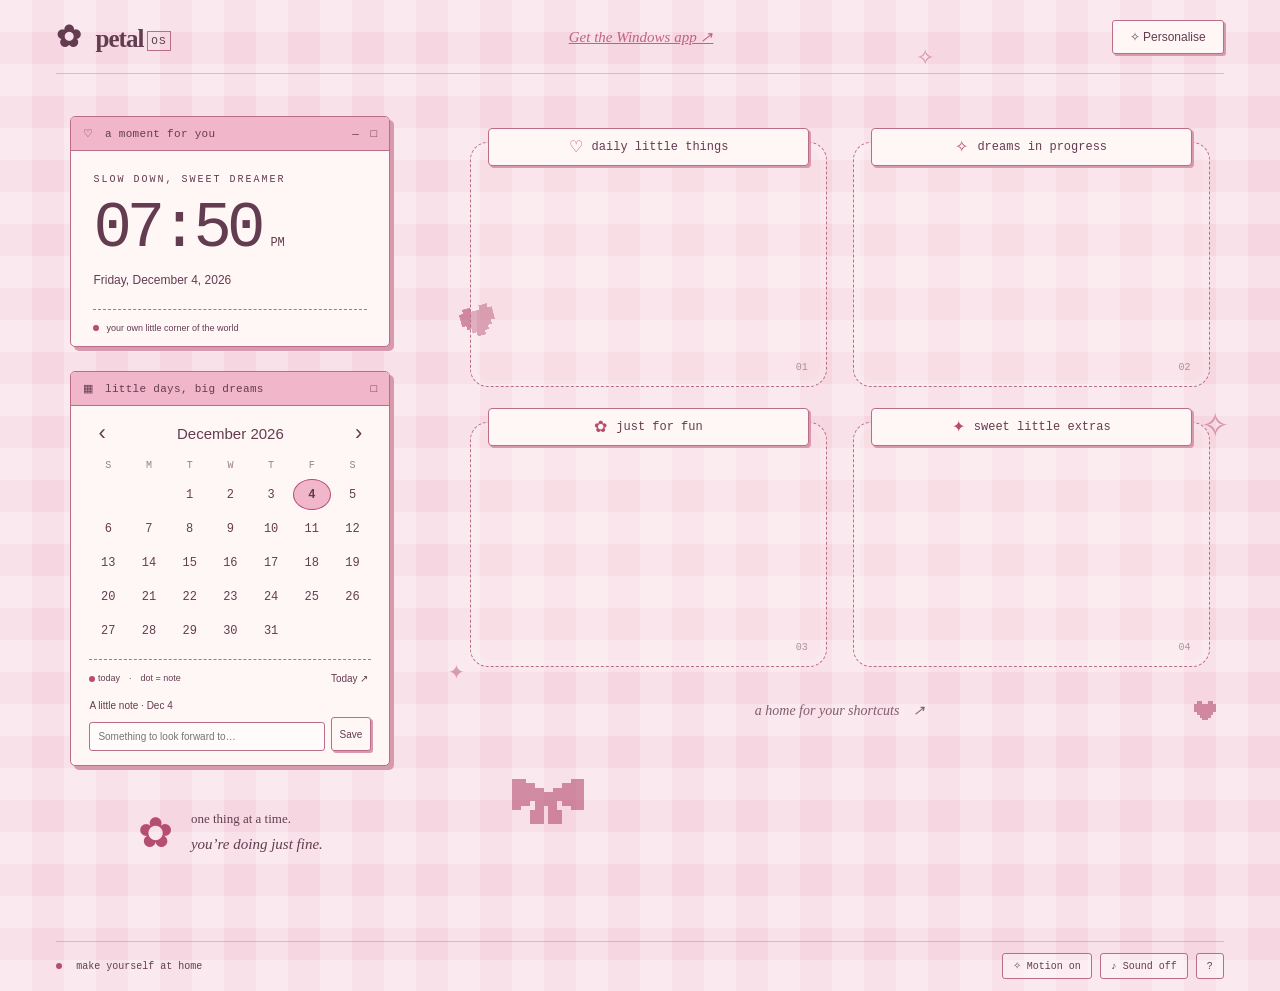
<file: index.html>
<!doctype html>
<html lang="en">
<head>
  <meta charset="utf-8"><meta name="viewport" content="width=device-width,initial-scale=1">
  <meta name="theme-color" content="#f6b8cc">
  <title>Petal OS · Retro Girly Wallpaper</title>
  <link rel="icon" href="icons/heart.svg" type="image/svg+xml">
  <link rel="stylesheet" href="style.css?v=3">
  <script src="app.js?v=3" defer></script>
</head>
<body data-background="gingham">
  <div id="custom-bg" aria-hidden="true"></div>
  <div class="decorations" aria-hidden="true">
    <svg class="pixel heart h1" viewBox="0 0 16 14"><path d="M2 0h4v2h4V0h4v2h2v6h-2v2h-2v2h-2v2H6v-2H4v-2H2V8H0V2h2Z"/></svg>
    <svg class="pixel heart h2" viewBox="0 0 16 14"><path d="M2 0h4v2h4V0h4v2h2v6h-2v2h-2v2h-2v2H6v-2H4v-2H2V8H0V2h2Z"/></svg>
    <span class="spark s1">✦</span><span class="spark s2">✧</span><span class="spark s3">✦</span><span class="spark s4">✧</span>
    <svg class="pixel bow" viewBox="0 0 32 24"><path d="M0 2h6v2h4v2h4v2h4V6h4V4h4V2h6v14h-6v-2h-4v-2h-2v4h2v6h-6v-8h-2v8H8v-6h2v-4H8v2H4v2H0Z"/></svg>
  </div>
  <header class="topbar"><span class="brand"><span aria-hidden="true">✿</span> petal<span class="os">OS</span></span><a class="top-caption download-app" href="https://hkcm91.github.io/retro-girly-wallpaper/downloads/Petal-OS-Desktop.zip">Get the Windows app ↗</a><button id="open-settings" class="settings-button">✧ Personalise</button></header>
  <main class="desktop">
    <section class="left-column" aria-label="Clock and calendar">
      <article class="window clock-window">
        <div class="titlebar"><span>♡　a moment for you</span><span aria-hidden="true">—　□</span></div>
        <div class="clock-content"><p class="eyebrow" id="greeting">HELLO, LOVELY</p><div class="clock-row"><time id="clock">00:00</time><span id="period">AM</span></div><p id="date">Loading date…</p><div class="clock-bottom"><span class="status-dot"></span> your own little corner of the world</div></div>
      </article>
      <article class="window calendar-window">
        <div class="titlebar"><span>▦　little days, big dreams</span><span aria-hidden="true">□</span></div>
        <div class="calendar-content"><div class="month-nav"><button id="prev-month" aria-label="Previous month">‹</button><h1 id="month-title"></h1><button id="next-month" aria-label="Next month">›</button></div>
        <div class="weekdays" aria-hidden="true"><span>S</span><span>M</span><span>T</span><span>W</span><span>T</span><span>F</span><span>S</span></div>
        <div id="calendar" class="calendar" aria-label="Calendar dates"></div>
        <div class="calendar-footer"><span><i class="status-dot"></i> today　·　dot = note</span><button id="today">Today ↗</button></div>
        <form id="note-form"><label for="day-note" id="note-label">A little note</label><div class="note-row"><input id="day-note" maxlength="160" placeholder="Something to look forward to…"><button type="submit">Save</button></div></form>
        </div>
      </article>
      <div class="mini-note"><span aria-hidden="true">✿</span><p>one thing at a time.<br><em>you’re doing just fine.</em></p></div>
    </section>
    <section class="zones" aria-label="Desktop shortcut zones">
      <div class="zone zone-one"><div class="zone-tab"><span aria-hidden="true">♡</span><span id="zone1-label">daily little things</span></div><span class="zone-number" aria-hidden="true">01</span></div>
      <div class="zone zone-two"><div class="zone-tab"><span aria-hidden="true">✧</span><span id="zone2-label">dreams in progress</span></div><span class="zone-number" aria-hidden="true">02</span></div>
      <div class="zone zone-three"><div class="zone-tab"><span aria-hidden="true">✿</span><span id="zone3-label">just for fun</span></div><span class="zone-number" aria-hidden="true">03</span></div>
      <div class="zone zone-four"><div class="zone-tab"><span aria-hidden="true">✦</span><span id="zone4-label">sweet little extras</span></div><span class="zone-number" aria-hidden="true">04</span></div>
      <p class="zone-tip">a home for your shortcuts <span aria-hidden="true">↗</span></p>
    </section>
  </main>
  <footer class="bottom-bar"><span><span class="status-dot"></span> make yourself at home</span><div><button id="motion-shortcut" aria-pressed="true">✧ Motion on</button><button id="sound-shortcut" aria-pressed="false">♪ Sound off</button><button id="help-button" aria-label="Wallpaper help">?</button></div></footer>
  <div id="toast" role="status" aria-live="polite"></div>
  <dialog id="settings" aria-labelledby="settings-title">
    <div class="titlebar"><h2 id="settings-title">✧　make it yours</h2><button id="close-settings" aria-label="Close settings">×</button></div>
    <div class="settings-content"><p class="intro">A tiny desktop, with a little more you.</p>
      <fieldset><legend>01 / THE PALETTE</legend><div class="theme-buttons"><button data-theme="rose">🌷 Rose milk</button><button data-theme="lavender">✧ Lavender</button><button data-theme="mint">☘ Mint tea</button></div><label class="inline-label">Accent color <input id="accent" type="color" value="#b64e71"></label></fieldset>
      <fieldset><legend>02 / THE WALLPAPER</legend><label>Background <select id="background"><option value="gingham">Picnic gingham</option><option value="dots">Polka-dot daydream</option><option value="clouds">Cloud nine</option><option value="plain">Just the color</option><option value="custom">My own image</option></select></label><label class="file-label">Choose your own image (PNG / JPG / WebP, up to 2 MB)<input id="image-upload" type="file" accept="image/png,image/jpeg,image/webp"></label></fieldset>
      <fieldset><legend>03 / YOUR LITTLE CORNERS</legend><label>Zone 1 <input id="label1" maxlength="36"></label><label>Zone 2 <input id="label2" maxlength="36"></label><label>Zone 3 <input id="label3" maxlength="36"></label><label>Zone 4 <input id="label4" maxlength="36"></label><p class="hint">Visual guides for your real Windows shortcuts. Drag your icons into these areas on the desktop.</p></fieldset>
      <fieldset><legend>04 / THE LITTLE DETAILS</legend><label class="check"><input id="motion" type="checkbox"> Animated decorations</label><label class="check"><input id="sound" type="checkbox"> Soft click sounds (starts after a click)</label><label class="check"><input id="hour24" type="checkbox"> 24-hour clock</label><label class="check"><input id="show-notes" type="checkbox"> Show calendar note editor</label><label class="inline-label">Sound volume <input id="volume" type="range" min="0" max="100"></label></fieldset>
      <div class="transfer"><button id="export">Export settings</button><label class="import-button">Import settings<input id="import" type="file" accept="application/json,.json"></label><button id="reset">Reset appearance</button></div><p class="hint" id="storage-status">Settings and calendar notes stay on this device.</p><p class="hint">In the Petal OS desktop app, use this editor to update your wallpaper live. The web preview has separate local settings.</p>
    </div>
  </dialog>
  <dialog id="help" aria-labelledby="help-title"><div class="titlebar"><h2 id="help-title">♡　a little help</h2><button id="close-help" aria-label="Close help">×</button></div><div class="settings-content"><p>Select a calendar day to write a note. Saving an empty note deletes it. Personalise changes your colors, labels, background and sound.</p><p>The four zones are visual guides, not folders. Windows still manages your desktop files and icons.</p><p>Petal OS is its own Windows wallpaper app. Use its editor window for calendar notes and settings; changes appear live behind your desktop icons. Use the tray icon to reopen the editor, apply, stop or exit.</p><p>Windows desktop icons sit above the wallpaper. This prototype keeps editing in its own app window, so your shortcuts retain their normal mouse and keyboard behavior. The GitHub Pages version is a browser preview; it cannot set a Windows wallpaper on its own.</p><p>Sound is a quiet click chime, off by default. Browsers may require a click before audio plays. Reduced-motion preferences are respected.</p><a href="README.html" target="_blank" rel="noopener">Open the setup & deployment guide ↗</a></div></dialog>
</body>
</html>
</file>
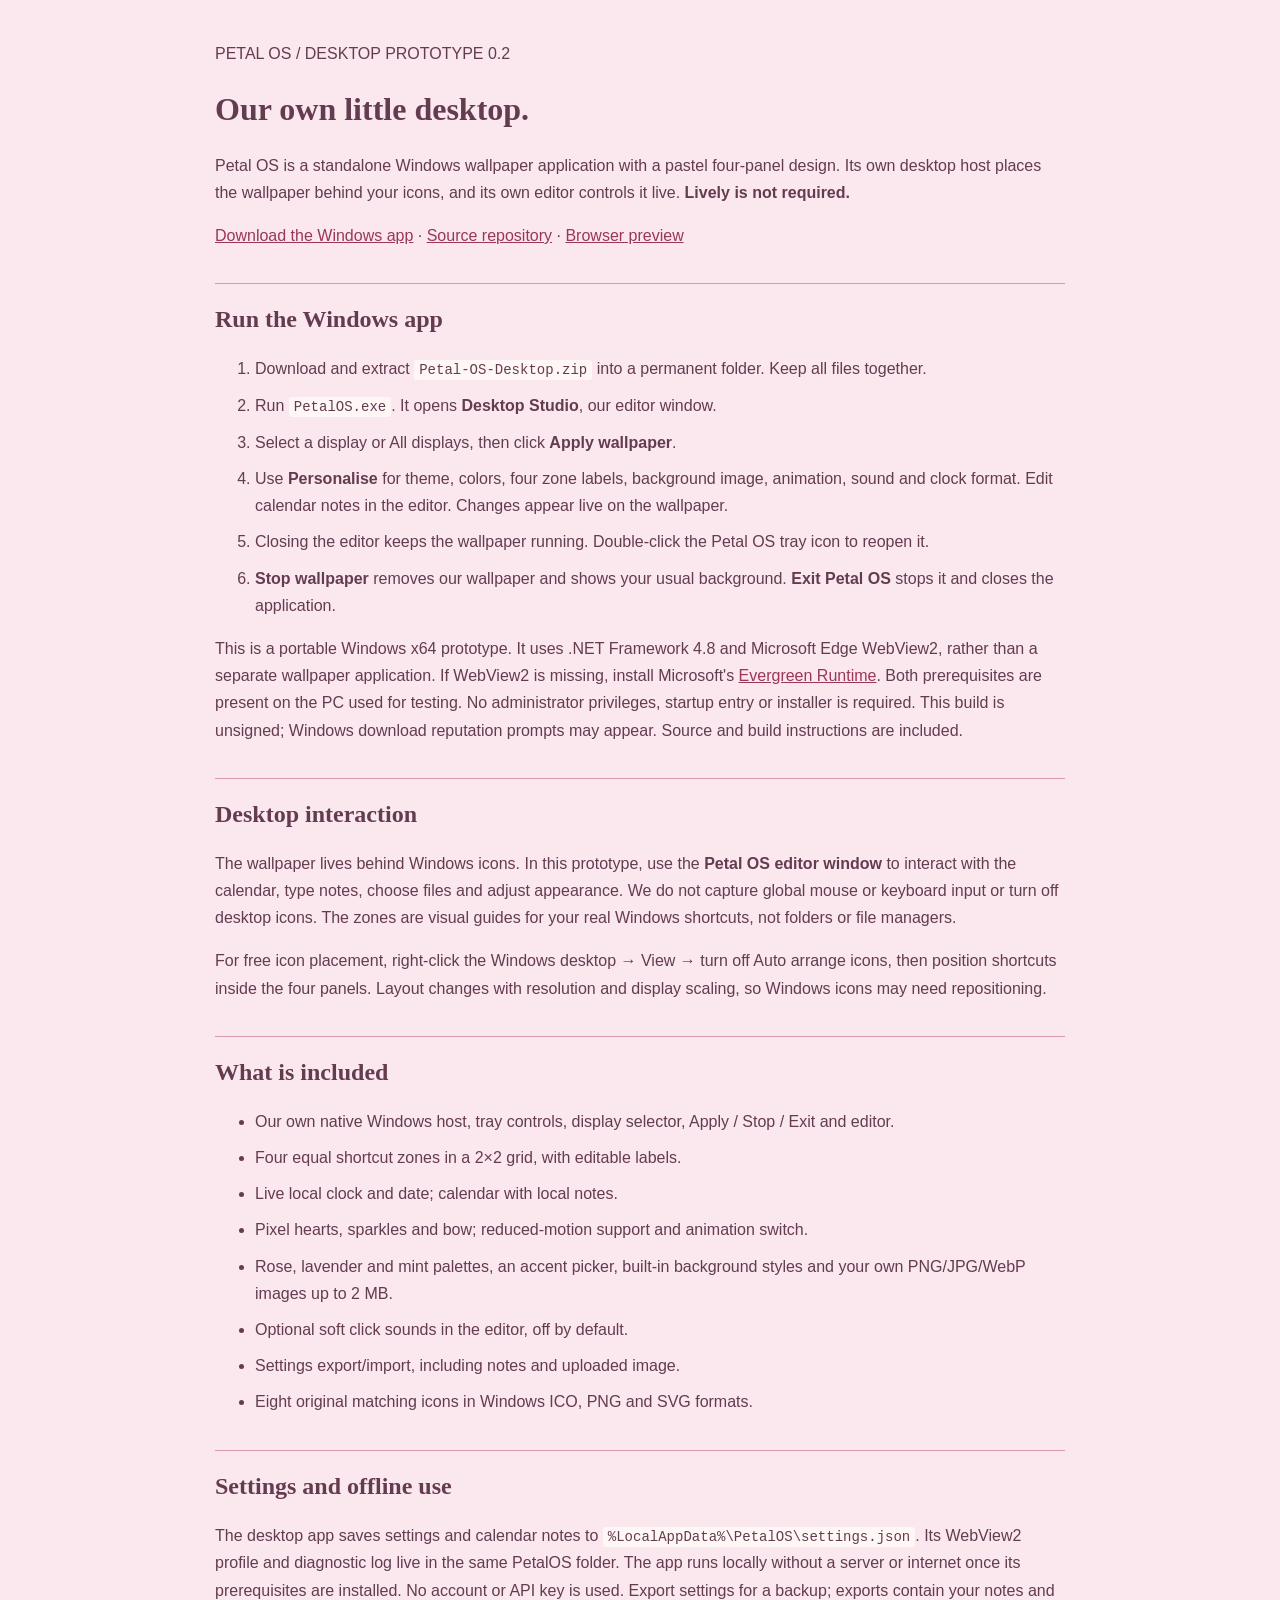
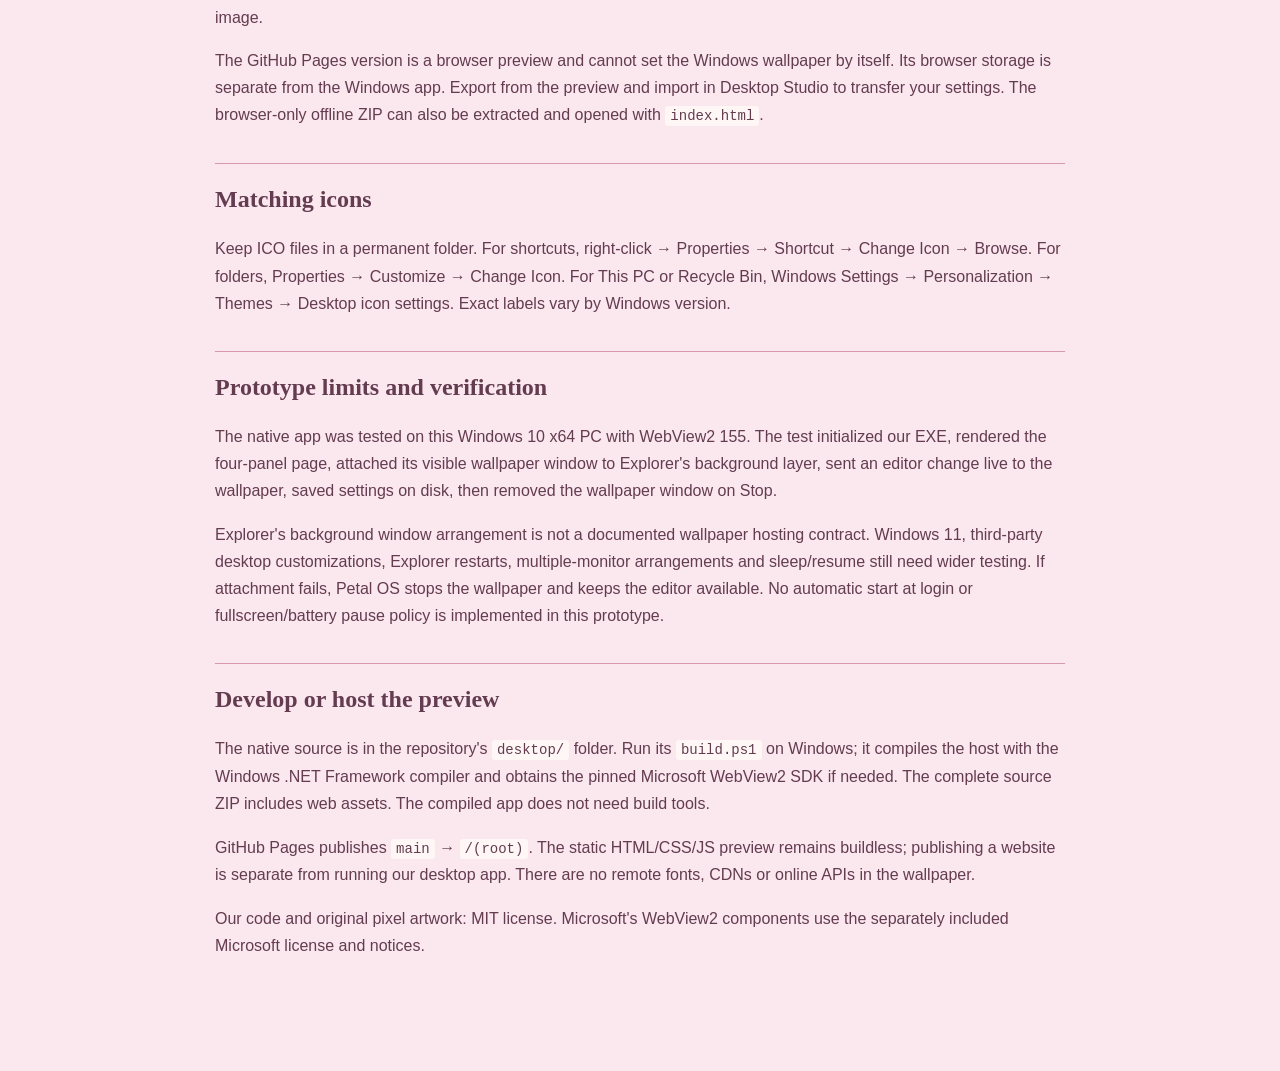
<file: README.html>
<!doctype html><html lang="en"><meta charset="utf-8"><meta name="viewport" content="width=device-width,initial-scale=1"><title>Petal OS · Our Windows wallpaper app</title><style>body{background:#fbe7ee;color:#633c50;font:16px/1.7 'Trebuchet MS',sans-serif;max-width:850px;margin:40px auto;padding:0 24px 60px}h1,h2{font-family:Georgia,serif;line-height:1.3}h2{margin-top:34px;border-top:1px solid #d899af;padding-top:20px}a{color:#9a3658}code{background:#fff7f6;padding:2px 5px;border-radius:3px;font-size:14px}li{margin:9px 0}</style>
<p>PETAL OS / DESKTOP PROTOTYPE 0.2</p><h1>Our own little desktop.</h1><p>Petal OS is a standalone Windows wallpaper application with a pastel four-panel design. Its own desktop host places the wallpaper behind your icons, and its own editor controls it live. <strong>Lively is not required.</strong></p>
<p><a href="https://hkcm91.github.io/retro-girly-wallpaper/downloads/Petal-OS-Desktop.zip">Download the Windows app</a> · <a href="https://github.com/hkcm91/retro-girly-wallpaper">Source repository</a> · <a href="https://hkcm91.github.io/retro-girly-wallpaper/">Browser preview</a></p>
<h2>Run the Windows app</h2><ol><li>Download and extract <code>Petal-OS-Desktop.zip</code> into a permanent folder. Keep all files together.</li><li>Run <code>PetalOS.exe</code>. It opens <strong>Desktop Studio</strong>, our editor window.</li><li>Select a display or All displays, then click <strong>Apply wallpaper</strong>.</li><li>Use <strong>Personalise</strong> for theme, colors, four zone labels, background image, animation, sound and clock format. Edit calendar notes in the editor. Changes appear live on the wallpaper.</li><li>Closing the editor keeps the wallpaper running. Double-click the Petal OS tray icon to reopen it.</li><li><strong>Stop wallpaper</strong> removes our wallpaper and shows your usual background. <strong>Exit Petal OS</strong> stops it and closes the application.</li></ol><p>This is a portable Windows x64 prototype. It uses .NET Framework 4.8 and Microsoft Edge WebView2, rather than a separate wallpaper application. If WebView2 is missing, install Microsoft's <a href="https://developer.microsoft.com/microsoft-edge/webview2/">Evergreen Runtime</a>. Both prerequisites are present on the PC used for testing. No administrator privileges, startup entry or installer is required. This build is unsigned; Windows download reputation prompts may appear. Source and build instructions are included.</p>
<h2>Desktop interaction</h2><p>The wallpaper lives behind Windows icons. In this prototype, use the <strong>Petal OS editor window</strong> to interact with the calendar, type notes, choose files and adjust appearance. We do not capture global mouse or keyboard input or turn off desktop icons. The zones are visual guides for your real Windows shortcuts, not folders or file managers.</p><p>For free icon placement, right-click the Windows desktop → View → turn off Auto arrange icons, then position shortcuts inside the four panels. Layout changes with resolution and display scaling, so Windows icons may need repositioning.</p>
<h2>What is included</h2><ul><li>Our own native Windows host, tray controls, display selector, Apply / Stop / Exit and editor.</li><li>Four equal shortcut zones in a 2×2 grid, with editable labels.</li><li>Live local clock and date; calendar with local notes.</li><li>Pixel hearts, sparkles and bow; reduced-motion support and animation switch.</li><li>Rose, lavender and mint palettes, an accent picker, built-in background styles and your own PNG/JPG/WebP images up to 2 MB.</li><li>Optional soft click sounds in the editor, off by default.</li><li>Settings export/import, including notes and uploaded image.</li><li>Eight original matching icons in Windows ICO, PNG and SVG formats.</li></ul>
<h2>Settings and offline use</h2><p>The desktop app saves settings and calendar notes to <code>%LocalAppData%\PetalOS\settings.json</code>. Its WebView2 profile and diagnostic log live in the same PetalOS folder. The app runs locally without a server or internet once its prerequisites are installed. No account or API key is used. Export settings for a backup; exports contain your notes and image.</p><p>The GitHub Pages version is a browser preview and cannot set the Windows wallpaper by itself. Its browser storage is separate from the Windows app. Export from the preview and import in Desktop Studio to transfer your settings. The browser-only offline ZIP can also be extracted and opened with <code>index.html</code>.</p>
<h2>Matching icons</h2><p>Keep ICO files in a permanent folder. For shortcuts, right-click → Properties → Shortcut → Change Icon → Browse. For folders, Properties → Customize → Change Icon. For This PC or Recycle Bin, Windows Settings → Personalization → Themes → Desktop icon settings. Exact labels vary by Windows version.</p>
<h2>Prototype limits and verification</h2><p>The native app was tested on this Windows 10 x64 PC with WebView2 155. The test initialized our EXE, rendered the four-panel page, attached its visible wallpaper window to Explorer's background layer, sent an editor change live to the wallpaper, saved settings on disk, then removed the wallpaper window on Stop.</p><p>Explorer's background window arrangement is not a documented wallpaper hosting contract. Windows 11, third-party desktop customizations, Explorer restarts, multiple-monitor arrangements and sleep/resume still need wider testing. If attachment fails, Petal OS stops the wallpaper and keeps the editor available. No automatic start at login or fullscreen/battery pause policy is implemented in this prototype.</p>
<h2>Develop or host the preview</h2><p>The native source is in the repository's <code>desktop/</code> folder. Run its <code>build.ps1</code> on Windows; it compiles the host with the Windows .NET Framework compiler and obtains the pinned Microsoft WebView2 SDK if needed. The complete source ZIP includes web assets. The compiled app does not need build tools.</p><p>GitHub Pages publishes <code>main</code> → <code>/(root)</code>. The static HTML/CSS/JS preview remains buildless; publishing a website is separate from running our desktop app. There are no remote fonts, CDNs or online APIs in the wallpaper.</p><p>Our code and original pixel artwork: MIT license. Microsoft's WebView2 components use the separately included Microsoft license and notices.</p></html>
</file>
<file: style.css>
:root{--base:#f6d6e0;--paper:#fff7f6;--accent:#b64e71;--soft:#f2b6ca;--ink:#633c50;--line:#b96d89;--shadow:#d899af;--grid:rgba(255,255,255,.27)}
*{box-sizing:border-box}body{margin:0;min-height:100vh;color:var(--ink);background-color:var(--base);font:14px 'Trebuchet MS',Verdana,sans-serif;transition:background-color .3s}body[data-background=gingham]{background-image:linear-gradient(90deg,var(--grid) 50%,transparent 50%),linear-gradient(var(--grid) 50%,transparent 50%);background-size:64px 64px}body[data-background=dots]{background-image:radial-gradient(var(--paper) 2px,transparent 2px);background-size:22px 22px}body[data-background=clouds]{background-image:radial-gradient(ellipse at 20% 90%,#fff9 0,transparent 42%),radial-gradient(ellipse at 80% 20%,#fff9 0,transparent 40%),linear-gradient(140deg,var(--base),var(--soft))}button,input,select{font:inherit;color:inherit}button,.import-button{cursor:pointer;border:1px solid var(--line);background:var(--paper);padding:7px 12px;box-shadow:2px 2px 0 var(--shadow);border-radius:3px}button:hover,.import-button:hover{background:var(--soft)}button:active{transform:translate(1px,1px);box-shadow:none}button:focus-visible,input:focus-visible,select:focus-visible,a:focus-visible,.import-button:focus-within{outline:3px solid var(--accent);outline-offset:3px}button:disabled{opacity:.4;cursor:default}#custom-bg{position:fixed;inset:0;z-index:-1;background-size:cover;background-position:center;opacity:.65}.topbar{height:74px;display:flex;align-items:center;justify-content:space-between;margin:0 4.4%;border-bottom:1px solid color-mix(in srgb,var(--line) 38%,transparent);gap:16px}.brand{font:bold 25px Georgia,serif;letter-spacing:-1px}.brand>span:first-child{font-size:30px;margin-right:10px}.os{font:11px monospace;letter-spacing:1px;border:1px solid var(--line);padding:3px;margin-left:4px;vertical-align:middle}.top-caption{font:italic 15px Georgia,serif;opacity:.85}.settings-button{background:var(--paper);padding:9px 17px;font-size:12px}.desktop{position:relative;display:grid;grid-template-columns:320px 1fr;gap:7%;max-width:1500px;padding:42px 5.5% 70px;margin:auto;min-height:calc(100vh - 134px)}.window{border:1px solid var(--line);box-shadow:4px 4px 0 var(--shadow);background:var(--paper);border-radius:5px;overflow:hidden}.titlebar{display:flex;justify-content:space-between;align-items:center;background:var(--soft);border-bottom:1px solid var(--line);padding:9px 12px;font:11px monospace;letter-spacing:.3px}.clock-content{padding:23px 22px 0}.eyebrow{font:10px monospace;letter-spacing:2px;margin:0 0 9px}.clock-row{display:flex;align-items:baseline;gap:10px}#clock{font:64px 'Courier New',monospace;line-height:1.1;letter-spacing:-5px}#period{font:12px monospace}#date{margin:9px 0 22px;font-size:12px}.clock-bottom{border-top:1px dashed var(--line);padding:13px 0;font-size:9px;display:flex;gap:7px;align-items:center}.status-dot{display:inline-block;width:6px;height:6px;border-radius:50%;background:var(--accent);vertical-align:middle}.calendar-window{margin-top:24px}.calendar-content{padding:14px 18px}.month-nav{display:flex;align-items:center;justify-content:space-between;margin-bottom:14px}.month-nav button{font-size:22px;border:0;box-shadow:none;background:transparent;padding:0 9px}.month-nav h1{font-size:15px;font-weight:normal;margin:0}.weekdays,.calendar{display:grid;grid-template-columns:repeat(7,minmax(0,1fr));gap:3px;text-align:center}.weekdays{font:10px monospace;opacity:.65;margin-bottom:8px}.calendar button{position:relative;padding:7px 0;border:1px solid transparent;box-shadow:none;font:12px monospace;min-height:31px}.calendar button.today{border-color:var(--accent);border-radius:50%}.calendar button[aria-pressed=true]{background:var(--soft);font-weight:bold}.calendar button.has-note:after{content:'';position:absolute;bottom:2px;left:calc(50% - 2px);width:4px;height:4px;background:var(--accent);border-radius:50%}.calendar-footer{margin-top:13px;border-top:1px dashed var(--line);padding-top:10px;display:flex;align-items:center;justify-content:space-between;font-size:9px}.calendar-footer button{border:0;box-shadow:none;font-size:10px;padding:3px;background:transparent}#note-form{margin-top:13px}#note-label{font-size:10px;display:block;margin-bottom:6px}.note-row{display:flex;gap:6px}.note-row input{min-width:0;width:100%;font-size:10px;padding:8px}.note-row button{font-size:10px;padding:5px 8px}.mini-note{display:flex;align-items:center;justify-content:center;gap:18px;margin-top:28px}.mini-note>span{font-size:42px;color:var(--accent)}.mini-note p{font:13px/1.8 Georgia,serif}.mini-note em{font-size:15px}.zones{position:relative;display:grid;grid-template-columns:1fr 1fr;gap:35px 26px;padding-top:26px;align-content:start}.zone{height:245px;position:relative;border:1px dashed var(--line);border-radius:18px;background:color-mix(in srgb,var(--paper) 22%,transparent);box-shadow:inset 0 0 0 6px #fff2}.zone-tab{position:absolute;left:17px;right:17px;top:-15px;display:flex;align-items:center;justify-content:center;gap:9px;background:var(--paper);border:1px solid var(--line);border-radius:4px;padding:8px 10px;box-shadow:2px 2px var(--shadow);font:12px monospace;overflow-wrap:anywhere}.zone-tab>span:first-child{color:var(--accent);font-size:16px}.zone-number{position:absolute;bottom:13px;right:18px;font:10px monospace;opacity:.5}.zone-tip{grid-column:1 / 3;text-align:center;font:italic 14px Georgia,serif;margin:0;opacity:.8}.zone-tip span{margin-left:10px}.bottom-bar{height:50px;margin:0 4.4%;border-top:1px solid color-mix(in srgb,var(--line) 38%,transparent);display:flex;align-items:center;justify-content:space-between;gap:12px;font:10px monospace}.bottom-bar>span>.status-dot{margin-right:8px}.bottom-bar>div{display:flex;gap:8px}.bottom-bar button{font:10px monospace;padding:6px 10px;background:#fff6;box-shadow:none}.decorations{pointer-events:none;position:fixed;inset:0;overflow:hidden;z-index:-1}.pixel{fill:var(--accent);opacity:.6;image-rendering:pixelated;shape-rendering:crispEdges;position:absolute;animation:float 5s ease-in-out infinite}.heart{width:34px}.h1{left:36%;top:34%;transform:rotate(-15deg)}.h2{right:5%;bottom:20%;width:22px;animation-delay:-2s}.bow{width:72px;bottom:8%;left:40%;animation-delay:-1s}.spark{position:absolute;color:var(--accent);animation:twinkle 4s ease-in-out infinite;font-size:34px;opacity:.5}.s1{left:38%;top:15%}.s2{right:4%;top:45%;animation-delay:-1s}.s3{left:35%;bottom:24%;font-size:20px;animation-delay:-2s}.s4{right:27%;top:5%;font-size:22px}.paused .pixel,.paused .spark{animation:none!important}body.hidden-page .pixel,body.hidden-page .spark{animation-play-state:paused}dialog{color:var(--ink);background:var(--paper);border:1px solid var(--line);border-radius:6px;padding:0;width:min(520px,calc(100vw - 28px));max-height:88vh;box-shadow:7px 7px 0 var(--shadow)}dialog::backdrop{background:#42213866;backdrop-filter:blur(3px)}dialog .titlebar{position:sticky;top:0;z-index:1}dialog h2{font:12px monospace;margin:0}dialog .titlebar button{padding:1px 7px;font-size:20px;box-shadow:none}.settings-content{padding:20px 25px}.intro{font:italic 19px Georgia,serif;margin:0 0 20px}fieldset{border:0;border-top:1px dashed var(--line);padding:16px 0 19px;margin:0}legend{font:10px monospace;letter-spacing:1px;padding-right:10px}label{display:block;font-size:12px;margin:9px 0}input:not([type=checkbox]):not([type=color]):not([type=range]),select{border:1px solid var(--line);background:#fff9;border-radius:3px;padding:8px;width:100%;margin-top:5px}input[type=color]{border:0;background:transparent;width:48px;height:32px}.inline-label{display:flex;align-items:center;justify-content:space-between}.check{display:flex;align-items:center;gap:9px}.theme-buttons{display:flex;gap:8px;flex-wrap:wrap}.theme-buttons button{font-size:11px;padding:8px}.hint{font-size:10px;line-height:1.6;opacity:.8}.file-label{font-size:10px}.transfer{display:flex;flex-wrap:wrap;align-items:center;gap:10px}.transfer button,.import-button{font-size:10px;display:inline-block;margin:0}.import-button input{display:block;max-width:160px;font-size:9px}#help .settings-content{line-height:1.7;font-size:13px}a{color:var(--accent)}#toast{position:fixed;bottom:65px;left:50%;transform:translateX(-50%);background:var(--paper);border:1px solid var(--line);box-shadow:3px 3px var(--shadow);border-radius:4px;padding:10px 20px;font-size:12px;opacity:0;pointer-events:none;transition:opacity .2s;z-index:5;max-width:90vw}#toast.visible{opacity:1}@keyframes float{50%{translate:0 -10px}}@keyframes twinkle{50%{opacity:.2;scale:.85}}@media(prefers-reduced-motion:reduce){*,*::before,*::after{animation:none!important;transition:none!important}}@media(min-width:1600px){.desktop{padding-top:60px;gap:10%;grid-template-columns:350px 1fr}.zone{height:280px}.clock-content{padding-top:30px}#clock{font-size:72px}.calendar button{min-height:35px}}@media(max-width:1000px){.desktop{gap:5%;padding:30px 4% 50px;grid-template-columns:290px 1fr}.zones{gap:35px 18px}.zone-tab{font-size:10px;left:10px;right:10px}.zone{height:225px}.top-caption{display:none}#clock{font-size:59px}}@media(max-width:700px){.desktop{display:flex;flex-direction:column;gap:36px;padding:25px 6% 45px}.left-column{max-width:380px;width:100%;margin:auto}.zones{gap:35px 18px}.zone{height:190px}.mini-note{margin-top:20px}.topbar{height:65px}.brand{font-size:22px}.bottom-bar>span{display:none}.bottom-bar{justify-content:center}.zone-tab{font-size:10px}.decorations{opacity:.6}#clock{font-size:64px}}
@media(min-width:701px) and (max-height:850px){.topbar{height:58px}.desktop{padding-top:24px;padding-bottom:24px;grid-template-columns:280px 1fr;min-height:calc(100vh - 108px)}.clock-content{padding:15px 18px 0}.eyebrow{font-size:9px;margin-bottom:6px}#clock{font-size:50px}#date{margin:7px 0 12px}.clock-bottom{padding:10px 0;font-size:8px}.calendar-window{margin-top:18px}.calendar-content{padding:10px 15px}.month-nav{margin-bottom:7px}.calendar button{min-height:26px;padding:5px 0}.calendar-footer{margin-top:7px;padding-top:6px}#note-form{margin-top:7px}.mini-note{display:none}.zones{padding-top:16px;gap:30px 22px}.zone{height:205px}.zone-tip{font-size:12px}}
body.host-wallpaper #open-settings,body.host-wallpaper #note-form,body.host-wallpaper .bottom-bar button{display:none}body.host-wallpaper .bottom-bar>div::after{content:"edit from the Petal OS tray";font:10px monospace}
.host-native .download-app{visibility:hidden}
body.host-wallpaper{height:100vh;overflow:hidden}.host-wallpaper .desktop{min-height:calc(100vh - 124px);padding-top:32px;padding-bottom:28px}.host-wallpaper .mini-note{display:none}
</file>
